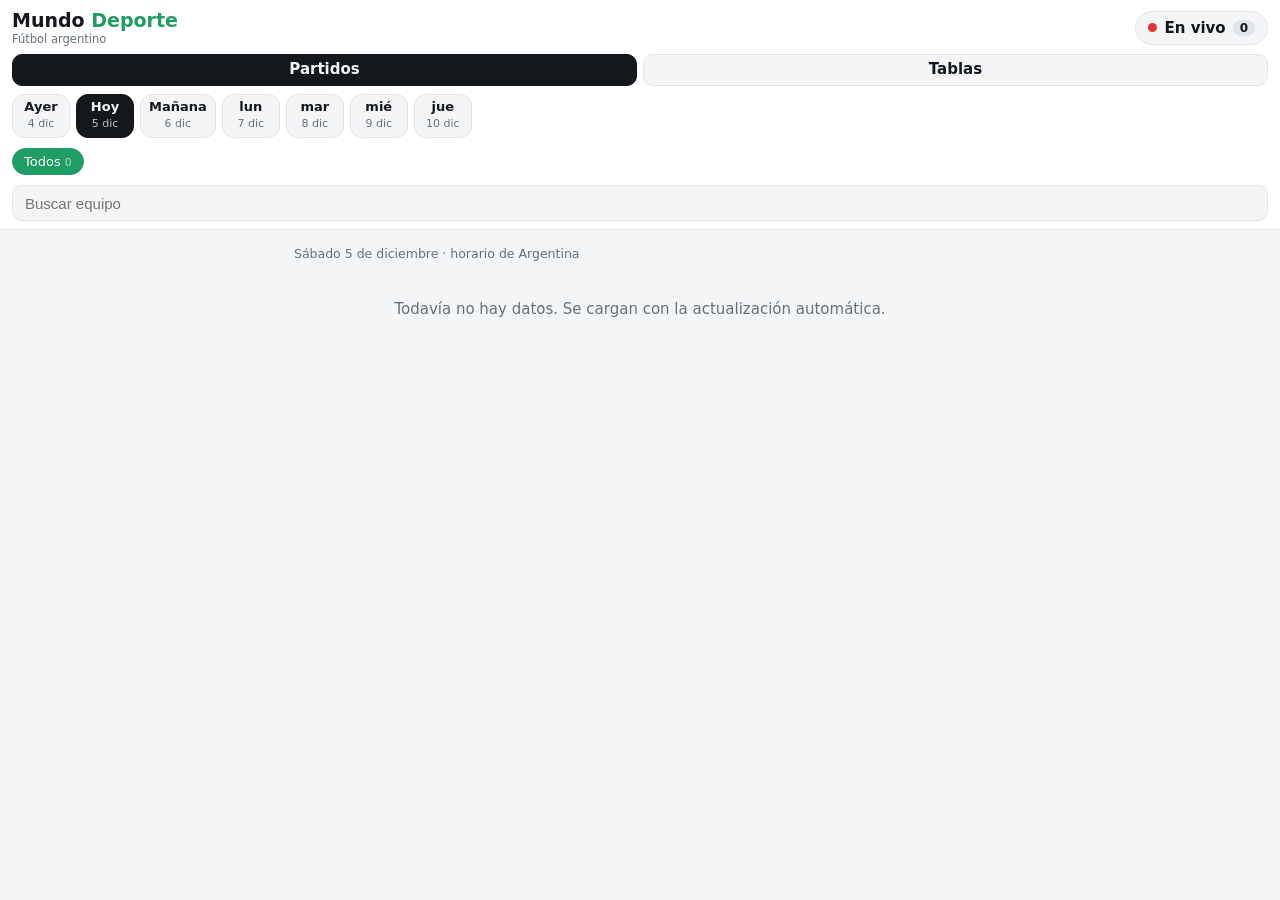
<file: index.html>
<!doctype html>
<html lang="es-AR">
<head>
<meta charset="utf-8">
<meta name="viewport" content="width=device-width, initial-scale=1, viewport-fit=cover">
<title>Mundo Deporte</title>
<meta name="description" content="Fútbol argentino: partidos del día, resultados en vivo y tablas. Horario de Argentina.">
<meta name="theme-color" content="#0f1115">
<link rel="manifest" href="manifest.webmanifest">
<link rel="icon" href="icons/icon.svg" type="image/svg+xml">
<link rel="apple-touch-icon" href="icons/icon-192.png">
<meta name="apple-mobile-web-app-capable" content="yes">
<meta name="mobile-web-app-capable" content="yes">
<link rel="stylesheet" href="styles.css">
</head>
<body>
<header class="top">
  <div class="top-row">
    <h1>Mundo <span>Deporte</span><small>Fútbol argentino</small></h1>
    <button class="live-btn" id="liveBtn" aria-pressed="false"><span class="dot"></span> En vivo <small id="liveN"></small></button>
  </div>
  <div class="tabs" role="tablist"><button id="tabM" role="tab" aria-selected="true">Partidos</button><button id="tabT" role="tab" aria-selected="false">Tablas</button></div>
  <nav id="days" class="days" aria-label="Día"></nav>
  <div id="tours" class="chips" role="group" aria-label="Torneo"></div>
  <input id="q" type="search" placeholder="Buscar equipo" aria-label="Buscar equipo" autocomplete="off">
</header>
<main id="main"></main>
<dialog id="sheet"><form method="dialog"><button class="close" aria-label="Cerrar">×</button></form><div id="sheetBody"></div></dialog>
<script src="app.js"></script>
<script>if ("serviceWorker" in navigator) navigator.serviceWorker.register("sw.js").catch(() => {});</script>
</body>
</html>
</file>
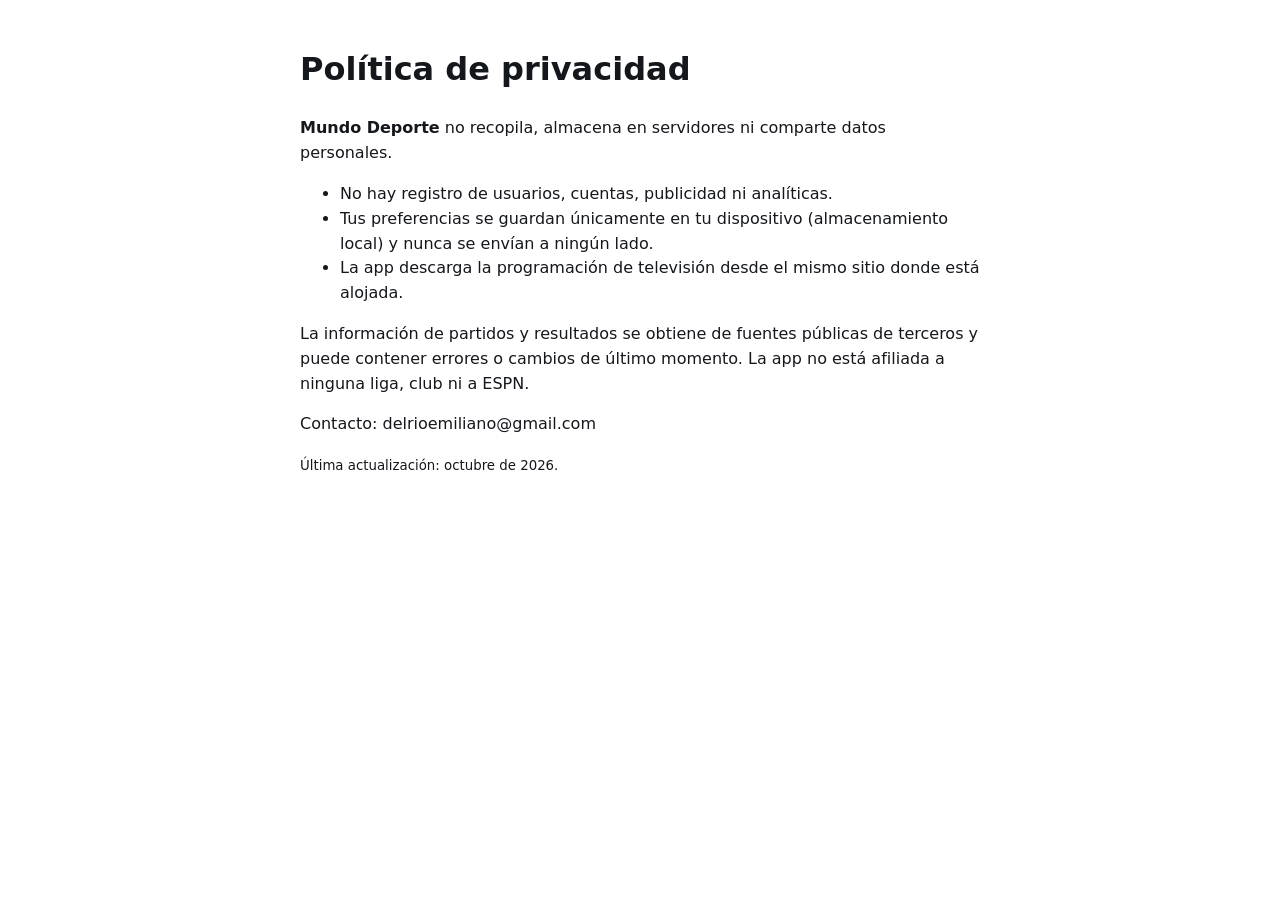
<file: privacy.html>
<!doctype html>
<html lang="es-AR"><head><meta charset="utf-8"><meta name="viewport" content="width=device-width,initial-scale=1">
<title>Política de privacidad – Mundo Deporte</title>
<style>body{font:16px/1.55 system-ui,sans-serif;max-width:680px;margin:0 auto;padding:24px 16px;color:#14171c}@media(prefers-color-scheme:dark){body{background:#0f1115;color:#eef0f3}}</style></head>
<body>
<h1>Política de privacidad</h1>
<p><strong>Mundo Deporte</strong> no recopila, almacena en servidores ni comparte datos personales.</p>
<ul>
<li>No hay registro de usuarios, cuentas, publicidad ni analíticas.</li>
<li>Tus preferencias se guardan únicamente en tu dispositivo (almacenamiento local) y nunca se envían a ningún lado.</li>
<li>La app descarga la programación de televisión desde el mismo sitio donde está alojada.</li>
</ul>
<p>La información de partidos y resultados se obtiene de fuentes públicas de terceros y puede contener errores o cambios de último momento. La app no está afiliada a ninguna liga, club ni a ESPN.</p>
<p>Contacto: delrioemiliano@gmail.com</p>
<p><small>Última actualización: octubre de 2026.</small></p>
</body></html>
</file>
<file: styles.css>
:root{--bg:#f4f5f7;--panel:#fff;--ink:#14171c;--muted:#66707d;--line:#e1e4e9;--accent:#1f9d62;--live:#e5322d}
@media (prefers-color-scheme:dark){:root{--bg:#0f1115;--panel:#181b21;--ink:#eef0f3;--muted:#98a1ad;--line:#272b33}}
*{box-sizing:border-box}
html{-webkit-text-size-adjust:100%}
body{margin:0;background:var(--bg);color:var(--ink);font:15px/1.35 system-ui,-apple-system,"Segoe UI",Roboto,sans-serif;padding-bottom:env(safe-area-inset-bottom)}
[hidden]{display:none!important}
button{font:inherit;color:inherit;cursor:pointer}
.top{position:sticky;top:0;z-index:10;background:var(--panel);border-bottom:1px solid var(--line);padding:10px 12px 8px;padding-top:max(10px,env(safe-area-inset-top))}
.top-row{display:flex;align-items:center;justify-content:space-between;gap:10px}
h1{margin:0;font-size:19px;line-height:1.1}
h1 span{color:var(--accent)}
h1 small{display:block;font-size:11.5px;font-weight:500;color:var(--muted);margin-top:2px}
.live-btn{display:inline-flex;align-items:center;gap:7px;border:1px solid var(--line);background:var(--bg);border-radius:999px;padding:6px 12px;font-weight:600}
.live-btn .dot{width:9px;height:9px;border-radius:50%;background:var(--live)}
.live-btn small{background:var(--line);border-radius:999px;padding:0 7px;font-size:12px}
.live-btn[aria-pressed="true"]{background:var(--live);border-color:var(--live);color:#fff}
.live-btn[aria-pressed="true"] .dot{background:#fff;animation:pulse 1.2s infinite}
.live-btn[aria-pressed="true"] small{background:rgba(255,255,255,.25)}
@keyframes pulse{50%{opacity:.25}}
.tabs{display:flex;gap:6px;margin-top:8px}
.tabs button{flex:1;height:32px;border:1px solid var(--line);background:var(--bg);border-radius:10px;font-weight:600}
.tabs button[aria-selected="true"]{background:var(--ink);color:var(--bg);border-color:var(--ink)}
.days{display:flex;gap:6px;overflow-x:auto;padding:8px 0 2px;scrollbar-width:none}
.days::-webkit-scrollbar,.chips::-webkit-scrollbar{display:none}
.days button{flex:none;min-width:58px;border:1px solid var(--line);background:var(--bg);border-radius:12px;padding:5px 8px;text-align:center;line-height:1.15}
.days button b{display:block;font-size:13px}
.days button small{color:var(--muted);font-size:11px}
.days button[aria-pressed="true"]{background:var(--ink);color:var(--bg);border-color:var(--ink)}
.days button[aria-pressed="true"] small{color:inherit;opacity:.75}
.chips{display:flex;gap:6px;overflow-x:auto;padding:8px 0 2px;scrollbar-width:none}
.chip{flex:none;white-space:nowrap;border:1px solid var(--line);background:var(--bg);border-radius:999px;padding:4px 11px;font-size:13px}
.chip small{opacity:.65;margin-left:4px}
.chip[aria-pressed="true"]{background:var(--accent);border-color:var(--accent);color:#fff}
.chip.zero{opacity:.5}
#q{width:100%;height:36px;margin-top:8px;border:1px solid var(--line);background:var(--bg);color:var(--ink);border-radius:10px;padding:0 12px;font-size:15px}
main{padding:6px 0 40px;max-width:720px;margin:0 auto}
.grp{margin:12px 12px 0}
.grp h2{margin:0 0 6px;font-size:13px;text-transform:uppercase;letter-spacing:.04em;color:var(--muted);display:flex;justify-content:space-between;align-items:center}
.grp h2 button{border:0;background:none;color:var(--accent);font-size:12px;text-transform:none;letter-spacing:0;padding:0}
.card{background:var(--panel);border:1px solid var(--line);border-radius:14px;overflow:hidden}
.mx{display:flex;align-items:center;gap:10px;width:100%;text-align:left;background:none;border:0;border-bottom:1px solid var(--line);padding:10px 12px}
.mx:last-child{border-bottom:0}
.mx.past .tm span.n{color:var(--muted)}
.st{flex:none;width:50px;text-align:center;font-variant-numeric:tabular-nums;line-height:1.15}
.st b{display:block;font-size:15px}
.st small{font-size:11px;color:var(--muted)}
.st.live b,.st.live small{color:var(--live)}
.st.live small{font-weight:700}
.teams{flex:1;min-width:0;display:flex;flex-direction:column;gap:6px}
.tm{display:flex;align-items:center;gap:9px}
.tm img,.tm .ph{flex:none;width:22px;height:22px;object-fit:contain}
.tm .ph{display:inline-flex;align-items:center;justify-content:center;border-radius:50%;background:var(--line);font-size:10px;font-weight:700;color:var(--muted)}
.tm .n{flex:1;min-width:0;overflow:hidden;text-overflow:ellipsis;white-space:nowrap;font-weight:600}
.tm .g{flex:none;min-width:18px;text-align:right;font-weight:800;font-variant-numeric:tabular-nums}
.live .g,.mx.is-live .g{color:var(--live)}
.empty{padding:36px 20px;text-align:center;color:var(--muted)}
.note{margin:14px 14px 0;font-size:12.5px;color:var(--muted)}
.tb-wrap{margin:12px 12px 0;overflow-x:auto}
.tb{width:100%;border-collapse:collapse;font-size:13.5px;background:var(--panel);border:1px solid var(--line);border-radius:12px;overflow:hidden}
.tb th,.tb td{padding:7px 6px;text-align:center;border-bottom:1px solid var(--line);font-variant-numeric:tabular-nums}
.tb th{color:var(--muted);font-size:12px}
.tb .nm{text-align:left;font-weight:600;white-space:nowrap}
.tb .nm img{width:18px;height:18px;object-fit:contain;vertical-align:middle;margin-right:7px}
.tb .nm,.tb th:nth-child(2){text-align:left}
dialog{border:0;border-radius:16px;padding:18px;width:min(92vw,460px);background:var(--panel);color:var(--ink)}
dialog::backdrop{background:rgba(0,0,0,.5)}
.close{float:right;border:0;background:none;font-size:26px;line-height:1;color:var(--muted)}
.sh-teams{display:flex;align-items:center;justify-content:space-around;gap:8px;margin:6px 0 8px;text-align:center}
.sh-teams .t{flex:1;font-weight:700;font-size:14px}
.sh-teams img{width:52px;height:52px;object-fit:contain;display:block;margin:0 auto 6px}
.sh-teams .sc{font-size:30px;font-weight:800;font-variant-numeric:tabular-nums;white-space:nowrap}
.sh-teams .sc.live{color:var(--live)}
.rows{margin:10px 0 0;border-top:1px solid var(--line)}
.rows div{display:flex;justify-content:space-between;gap:12px;padding:8px 0;border-bottom:1px solid var(--line)}
.rows span:first-child{color:var(--muted)}
.rows span:last-child{text-align:right;font-weight:600}
</file>
